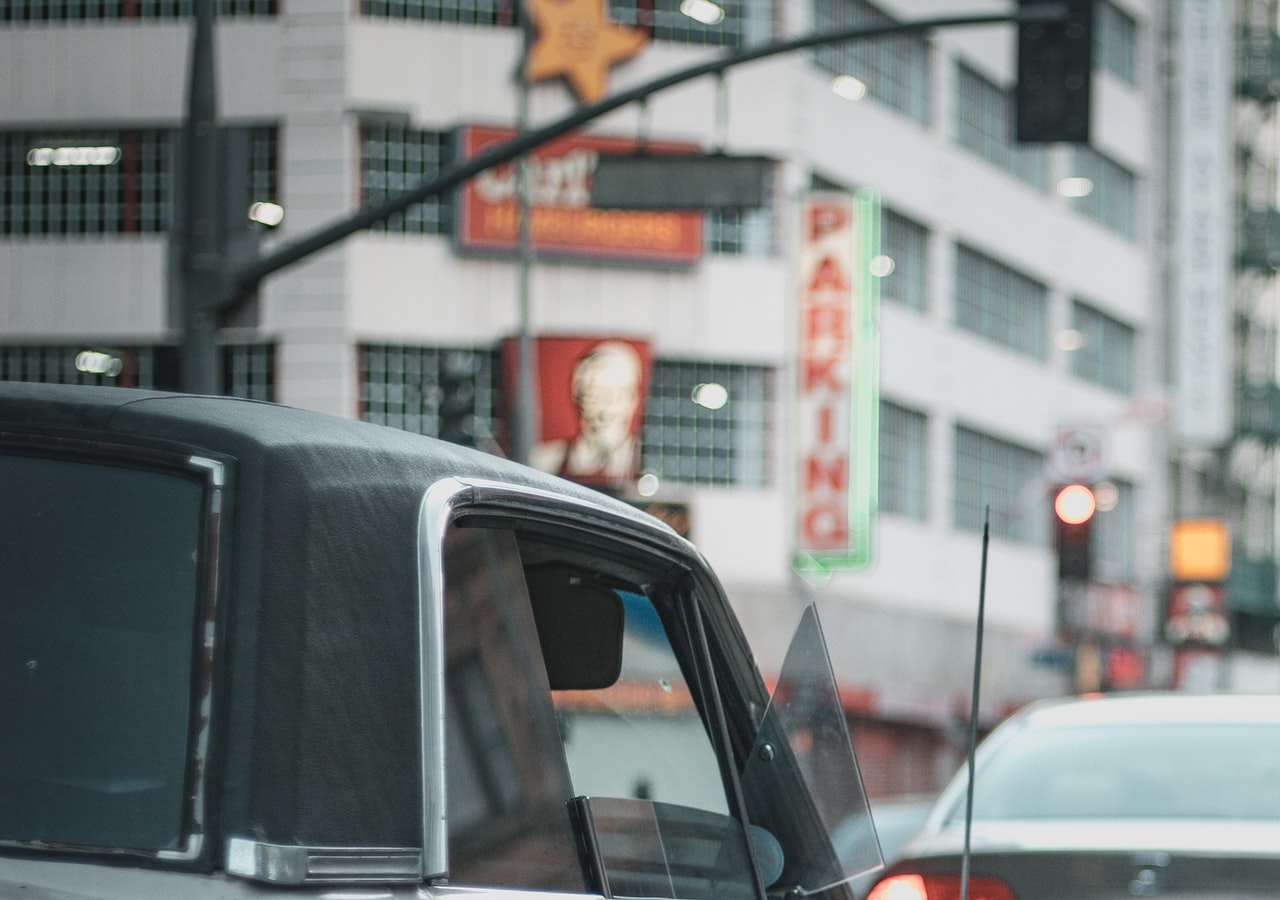
<file: specification.html>
<!DOCTYPE html>
<html lang="en">
  <head>
    <meta charset="UTF-8" />
    <meta http-equiv="X-UA-Compatible" content="IE=edge" />
    <meta name="viewport" content="width=device-width, initial-scale=1.0" />
    <title>Movie speck</title>
    <link rel="stylesheet" href="style.css" />
  </head>
  <body>
    <main>
      <div class="movie-specification">
        <div class="movie-information">
          <img
            src="img/judeus-samson-tI6m-AXpAsg-unsplash.jpg"
            alt="spiderman"
          />
          <div class="movie-tittle-review">
            <h2>Movie tittle</h2>
            <div class="review-background">
              <span class="review-green">9.0</span>
            </div>
          </div>
          <div class="movie-overview-button">
            <p>
              Lorem ipsum dolor sit amet consectetur adipisicing elit.
              Praesentium dolorem inventore delectus quae culpa, sint odio esse
              corrupti deleniti commodi dolor aspernatur perspiciatis rerum
              tempore illum nostrum? Voluptas, assumenda cum!
            </p>
            <a class="button-blue button-styling" href="#">Play</a>
            <a class="button-red button-styling" href="index.html">Return</a>
          </div>
        </div>
      </div>
    </main>
  </body>
</html>
</file>
<file: style.css>
@import url('https://fonts.googleapis.com/css2?family=Bebas+Neue&family=Poppins:wght@100&family=Raleway:wght@200&family=Roboto:wght@100&family=Signika+Negative&display=swap');
@import url('https://fonts.googleapis.com/css2?family=Poppins&family=Raleway:wght@200&family=Roboto:wght@100&family=Signika+Negative&display=swap');
* {
    margin: 0;
    padding: 0;
    box-sizing: border-box;
    user-select: none;
}
:root{
    --primary-color:#171f4d;
    --secondary-color: #2d3481;
}

body::-webkit-scrollbar{
    display: none;
}

#search-container::-webkit-scrollbar{
    display: none;
}


section::-webkit-scrollbar {
    height: 10px;
    background-color: var(--secondary-color);
    padding: 2rem;
}

section::-webkit-scrollbar-thumb {
    background: rgb(62, 108, 206);
    width: 10px;
}
.overview::-webkit-scrollbar-thumb{
    background: #02d4fe;
}
.overview::-webkit-scrollbar {
    height: 10px;
    background-color: var(--secondary-color);
    padding: 2rem;
}

html {
    font-size: 62.5%;
    font-family: "poppins", sans-serif;
}
body {
    overflow-x: hidden;
    background-color: var(--primary-color);
    font-family: 'poppins', sans-serif;
    max-width: 2000px;
    margin-left: auto;
    margin-right: auto;
}
.center-item {
    display: flex;
    justify-content: center;
    align-items: center;
}
li {
    list-style: none;
}
a {
    text-decoration: none;
}
.center-items{
    display: flex;
    justify-content: center;
    align-items: center;
}
.header{
    z-index: 10;
    position: relative;
    background-color: #0709211c;
}

.navbar {
    display: flex;
    justify-content: flex-start;
    align-items: center;
    padding: 1rem 1.5rem;
    background-color: #8b93eb17;
    height: 9vh;
    width: 100%; /*behövs buggar på små skärm annars*/
}
.hamburger {
    display: none;
}
.bar {
    display: block;
    width: 25px;
    height: 3px;
    margin: 5px auto;
    -webkit-transition: all 0.3s ease-in-out;
    transition: all 0.3s ease-in-out;
    background-color: #ffffff;
}
.nav-menu {
    display: flex;
    justify-content: flex-start;
    align-items: center;
    width: 100%;
}
  
.nav-item {
    margin-left: 3rem;
}
  
.nav-link {
    font-size: 1.6rem;
    font-weight: 400;
    color: #ffffff;
}
  
.nav-link:hover {
    color: #ffff;
}
  
.nav-logo {
    height: 4rem;
    width: 14rem;
    object-fit: cover;
    object-position: center;
}
.side-show {
    font-weight: bolder;
}

.search-logo{
    margin-left: auto;
    margin-right: -1rem;
    display: flex;
}
.search{
    background-color: transparent;
    border: 2px solid #fcfcfcea;
    padding: 0.5rem 1rem;
    border-radius: 50px;
    font-size: 1rem;
    color: #ffffff;
    font-family: inherit;
    margin-right: 1rem;
}
.search:focus{
    outline: 0;
    background-color: rgb(192, 192, 192);
}
.search::placeholder{
    color: #ffffffa4 ;
}

.fa-user-circle{
    color: rgb(255, 255, 255);
    font-size: 23px;
    margin-right: 3rem;
}
.img-home{
    width: 100%;
    height: 70vh;
    object-fit: cover;
    object-position: center;

}
.hero-image{
    background-image: linear-gradient(#00000026, #0000001f),url("img/spiderman.jpg");
    background-size: cover;
    background-position: center;
    height: 88vh;
    position: relative;
    top: -11vh;    
    transition: 0.2s;
    width: 100vw;
}
.hero-infos{
    display: flex;
    justify-content: flex-start;
    margin-left: 10rem;
    align-items: center;
    height: 96vh;
    font-family: "raleway";
}
.hero-infos h1{
    font-family: "bebas neue";
    font-size: 49px;
    color: #ffffff;
    font-weight: bolder;
    letter-spacing: 3px;
}
.hero-infos a{
    color: white;
    font-weight: bolder;
    border-radius: 4px;
    padding: 7px 24px;
    font-size: 20px;
}
.hero-text{
    color: white;
    font-size: 18px;
    width: 44vw;
}
.buttons-hompage{
    margin-top: 4rem;
}

.button-black{
    background-color: black;
    margin-right: 40px;
}
.button-blue{
    background-color: #02d4fe;
}

.button-black:hover{
    background-color: #02d4fe;
}
.button-blue:hover{
    background-color: black;
}
.button-red{
    background-color: red;
}
.button-red:hover{
    background-color: #02d4fe;
}

/*Movie api*/

.movie-section{
    display: flex;
    flex-direction: row;
    overflow-x: scroll;
    scroll-behavior: smooth;
    width: 100%; /*behövs buggar på små skärm annars*/
}


.movie-genre{
    color: rgb(0 213 255);
    font-size: 1.6rem;
    margin-left: 3vw;
}

.top-margin{
    margin-top: 5vh;

}

.movie-card{
    width: 17vw; 
    margin: 1rem;
    border-radius: 3px;
}

.movie-image {
    width: 15vw;
    height: 100%;
    cursor: pointer;
}

.popular-flez{
    display: flex;
    justify-content: flex-start;
    align-items: center;
}

.popular-genre{
    color: white;
    font-size: 4rem;
    margin-left: 7rem;
}



.review-green{
    color: rgb(16, 245, 16);
    margin-right: 1rem;
}
.review-orange{
    color: rgb(240, 156, 0);
    margin-right: 1rem;
}
.review-red{
    color: rgb(255, 53, 2);
    margin-right: 1rem;
}

.movie-information {
   display: block;
    position: fixed;
    top: 0;
    left: 0;
    z-index: 1000;
    background-color: #00000030;
    width: 100vw;
    color: #fff;
    justify-content: center;
    align-items: center;
    height: 100vh;
}

.movie-information-card{
    display: flex;
    justify-content: center;
    flex-direction: column;
    margin: 1vw 4vw;
}


.movie-background-img{
    height: 54vh;
    background-size: cover;
    background-position: center;
    border-top-left-radius: 20px;
    border-top-right-radius: 20px;
    border-bottom: 2px solid #ff0000d1;
}

.movie-overview-info{
    background-color: #000000d4;
    display: flex;
    flex-direction: column;
    height: 40vh;
    border-bottom-left-radius: 20px;
    border-bottom-right-radius: 20px;
}

.tittle-and-button{
    position: fixed;
    margin-left: 5vw;
    margin-top: 20vh;
}

.tittle{
    font-size: 61px;
    margin-bottom: 7vh;
    font-family: "Raleway";
}

.button-play{
    padding: 6px 68px;
    font-size: 18px;
    background-color: #f00606;
    border-radius: 11px;
}

.button-play:hover{
    background-color: rgb(46, 46, 46);
}

.fa-play-circle{
    margin-right: 2px;
}

.relase-date{
    color: lightgrey;
    margin-top: 1vh;
    font-size: 16px;
    margin-left: 2vw;
}

.overview{
    margin-left: 2vw;
    font-size: 20px;
    margin-top: 1vh;
    overflow-y: auto;
    user-select: text;
}
.age-limit{
    color: rgb(252, 252, 252);
    margin-left: 2vw;
    border: 1px solid;
    padding: 0.5px 3px;
}

.close-info-p{
    display: flex;
    justify-content: flex-end;
    font-size: 33px;
    margin-top: 10px;
    margin-bottom: -59px;
    margin-right: 20px;
}

.close-info{
    z-index: 10;
}

.login-background{
    background-color: var(--primary-color);
    display: flex;
    flex-direction: row;
    align-items: center;
    justify-content: center;
    margin-top: 20vh;
}

.login-img-name img{
    width: 16vw;
    height: 23vh;
    object-fit: cover;
    object-position: center;
    margin: 0px 11px;
    border-radius: 7px;
    
}

.login-img-name{
    display: flex;
    flex-direction: column;
}

.login-img-name p{
    display: flex;
    justify-content: center;
    color: rgba(255, 255, 255, 0.842);
    font-size: 14px;
    margin-top: 1vh;
}

.login-h1{
    font-size: 30px;
    color: #02d4fe;
    margin-bottom: -121px;
    display: flex;
    justify-content: center;
    margin-top: 27vh;
}

#search-h2{
    display: none;
}

#footer{
    height: 27vh;
}

.wrapper-footer-info{
    display: flex;
    color: #037eb1;
    flex-direction: row;
}

.wrapper-footer-info h3{
    color: #10b2fa;
    font-size: 25px;
    margin-top: 5vh;
}

.list-footer{
    margin-left: 5vw;
    font-size: 12px;
}

.list-footer p{
    width: 30vw;
}

.list-footer ul li{
    cursor: pointer;
}

.social-footer{
    font-size: 33px;
    margin-top: 10vh;
    color: #037eb1;
    background-color: #16193b;
    padding: 1px 20px;
    margin-left: 5vw;
    border-radius: 9px;
}

.social-footer p{
    font-size: 14px;
}

.social-footer i{
    cursor: pointer;
}

.social-footer i:hover{
    color: #02d4fe;
}

.runtime{
    color: lightgray;
    margin-left: 1vw;
}





@media only screen and (max-width: 1190px){
    .wrapper-footer-info{
        width: 100vw;
    }
}


@media only screen and (max-width: 768px) {
    .nav-menu {
      position: fixed;
      left: -100%;
      top: 4.7rem;
      flex-direction: column;
      background-color: var(--secondary-color);
      width: 100%;
      transition: 0.3s;
      z-index: 8;
      position: absolute;
    }

    .nav-menu.active {
      left: 0;
      margin-top: 4px;
    }
  
    .nav-item {
      margin: 2.5rem 0;
    }
  
    .hamburger {
      display: block;
      cursor: pointer;
      margin-left: auto;
    }

    .navbar{
        background-color: var(--secondary-color);
    }
   

    .hamburger.active .bar:nth-child(2) {
      opacity: 0;
    }
  
    .hamburger.active .bar:nth-child(1) {
      transform: translateY(8px) rotate(45deg);
    }
  
    .hamburger.active .bar:nth-child(3) {
      transform: translateY(-8px) rotate(-45deg);
    }

    .hero-infos{
        height: 46vh;
        margin-left: 4rem;
    }

    .hero-image{
        height: 39vh;
    }

    .hero-infos h1{
        font-size: 32px;
    }

    .hero-text{
        color: white;
        font-size: 7px;
        width: 44vw;
    }

    .search{
        border: 2px solid var(--primary-color);
    }

    .nav-logo{
        height: 2rem;
        width: 17rem;
    }

    .login-background img{
        height: 8vh;
    }

    .movie-image{
        width: 16vw;
    }

    .tittle{
        font-size: 43px;
    }

    .wrapper-footer-info{
        flex-direction: column;
    }

    .social-footer{
        margin-top: 4vh;
        margin-bottom: 4vh;
        width: 42vw;
    }

    #footer{
        margin: 1rem 2rem;
    }

    .fa-user-circle{
        margin-right: 0px;
    }
    
    .contact-form{
        width: 100%;
    }
}
</file>
